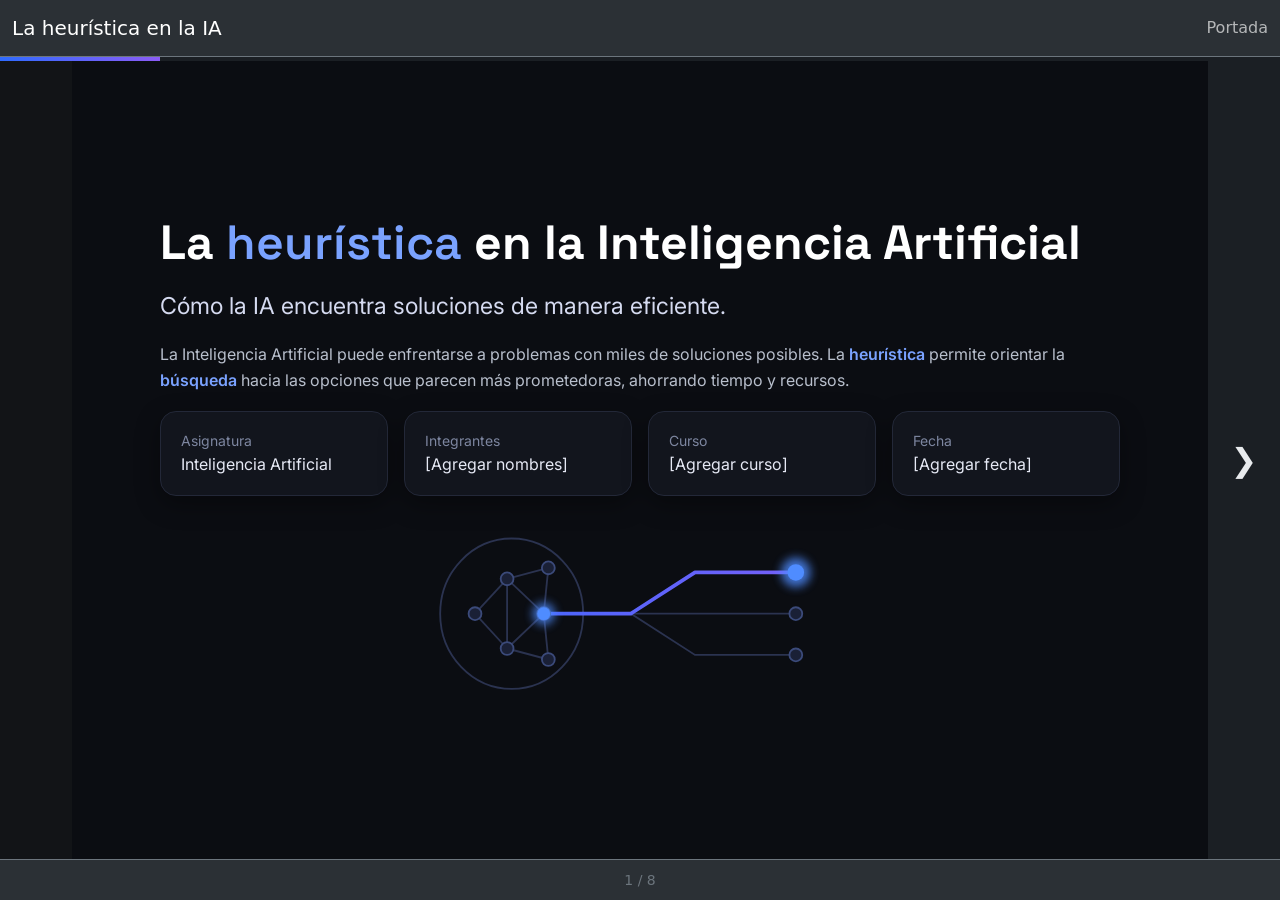
<file: index.html>
<!DOCTYPE html>
<html lang="es" data-bs-theme="dark">
<head>
  <meta charset="UTF-8">
  <meta name="viewport" content="width=device-width, initial-scale=1">
  <title>Exposición</title>
  <link href="https://cdn.jsdelivr.net/npm/bootstrap@5.3.3/dist/css/bootstrap.min.css" rel="stylesheet">

  <style>
    html, body { height: 100%; }
    body {
      display: flex;
      flex-direction: column;
      background-color: #121417;
    }

    .escenario { flex: 1; display: flex; align-items: stretch; min-height: 0; }

    .nav-lateral {
      flex: 0 0 72px;
      border: 0;
      border-radius: 0;
      background-color: #1b1f24;
      color: #e8eaed;
      font-size: 2rem;
      transition: background-color .2s;
    }
    .nav-lateral:hover { background-color: #2a3038; }
    .nav-lateral:focus-visible { outline: 3px solid #6ea8fe; outline-offset: -3px; }

    /* Centro: aquí se muestran los archivos de cada tema */
    .contenido {
      flex: 1;
      position: relative;
      min-width: 0;
    }
    .contenido.vacio {
      border: 2px dashed #3a414a;
      margin: 1rem;
      border-radius: .5rem;
      display: flex;
      align-items: center;
      justify-content: center;
    }
    #marco {
      position: absolute;
      inset: 0;
      width: 100%;
      height: 100%;
      border: 0;
      background-color: #121417;
    }

    @media (max-width: 576px) {
      .nav-lateral { flex-basis: 48px; font-size: 1.5rem; }
    }
  </style>
</head>
<body>

  <nav class="navbar bg-body-tertiary border-bottom border-secondary">
    <div class="container-fluid">
      <span class="navbar-brand mb-0 h1" id="nombreExpo">Exposición</span>
      <span class="navbar-text" id="tituloTema"></span>
    </div>
  </nav>
  <div class="progress rounded-0" style="height:4px;background:#1b1f24">
    <div class="progress-bar" id="barra" style="width:0;background:linear-gradient(90deg,#2f6bff,#8b5cf6);transition:width .4s"></div>
  </div>

  <main class="escenario">
    <button class="nav-lateral" id="btnAnterior" aria-label="Tema anterior">&#10094;</button>

    <section class="contenido vacio" id="contenido">
      <p class="text-secondary mb-0" id="mensajeVacio">Aún no hay temas. Agrégalos en temas.js</p>
      <iframe id="marco" title="Contenido del tema" hidden></iframe>
    </section>

    <button class="nav-lateral" id="btnSiguiente" aria-label="Tema siguiente">&#10095;</button>
  </main>

  <footer class="bg-body-tertiary border-top border-secondary text-center text-secondary py-2">
    <small id="contador">&nbsp;</small>
  </footer>

  <script src="https://cdn.jsdelivr.net/npm/bootstrap@5.3.3/dist/js/bootstrap.bundle.min.js"></script>
  <script src="temas.js"></script>
  <script>
    var temas = window.TEMAS || [];
    var actual = 0;

    var btnPrev = document.getElementById('btnAnterior');
    var btnNext = document.getElementById('btnSiguiente');
    var marco = document.getElementById('marco');
    var contenido = document.getElementById('contenido');
    var mensajeVacio = document.getElementById('mensajeVacio');
    var tituloTema = document.getElementById('tituloTema');
    var contador = document.getElementById('contador');
    var barra = document.getElementById('barra');

    if (window.NOMBRE_EXPOSICION) {
      document.getElementById('nombreExpo').textContent = window.NOMBRE_EXPOSICION;
      document.title = window.NOMBRE_EXPOSICION;
    }

    function mostrar(i) {
      // Sin temas: sin flechas y mensaje de vacío
      if (temas.length === 0) {
        btnPrev.classList.add('invisible');
        btnNext.classList.add('invisible');
        barra.style.width = '0';
        marco.hidden = true;
        mensajeVacio.hidden = false;
        contenido.classList.add('vacio');
        return;
      }

      actual = Math.max(0, Math.min(i, temas.length - 1));

      marco.hidden = false;
      mensajeVacio.hidden = true;
      contenido.classList.remove('vacio');
      marco.src = temas[actual].archivo;

      tituloTema.textContent = temas[actual].titulo || '';
      contador.textContent = (actual + 1) + ' / ' + temas.length;
      barra.style.width = ((actual + 1) / temas.length * 100) + '%';

      // Flechas: se ocultan si no hay tema anterior o siguiente
      btnPrev.classList.toggle('invisible', actual === 0);
      btnNext.classList.toggle('invisible', actual === temas.length - 1);

      history.replaceState(null, '', '#' + (actual + 1));
    }

    btnPrev.addEventListener('click', function () { mostrar(actual - 1); });
    btnNext.addEventListener('click', function () { mostrar(actual + 1); });

    // Teclado: flechas izquierda y derecha
    document.addEventListener('keydown', function (e) {
      if (e.key === 'ArrowLeft') mostrar(actual - 1);
      if (e.key === 'ArrowRight') mostrar(actual + 1);
    });

    // Órdenes enviadas desde dentro de cada tema (teclado y gestos)
    window.addEventListener('message', function (e) {
      if (!e.data) return;
      if (e.data.nav === 'prev') mostrar(actual - 1);
      if (e.data.nav === 'next') mostrar(actual + 1);
    });

    // Gestos táctiles sobre el esqueleto
    var x0 = null;
    document.addEventListener('touchstart', function (e) { x0 = e.touches[0].clientX; }, { passive: true });
    document.addEventListener('touchend', function (e) {
      if (x0 === null) return;
      var dx = e.changedTouches[0].clientX - x0;
      if (Math.abs(dx) > 60) mostrar(actual + (dx < 0 ? 1 : -1));
      x0 = null;
    }, { passive: true });

    // Al abrir, respeta el número del tema en la dirección (#2, #3...)
    var inicio = parseInt(location.hash.slice(1), 10);
    mostrar(isNaN(inicio) ? 0 : inicio - 1);
  </script>
</body>
</html>
</file>
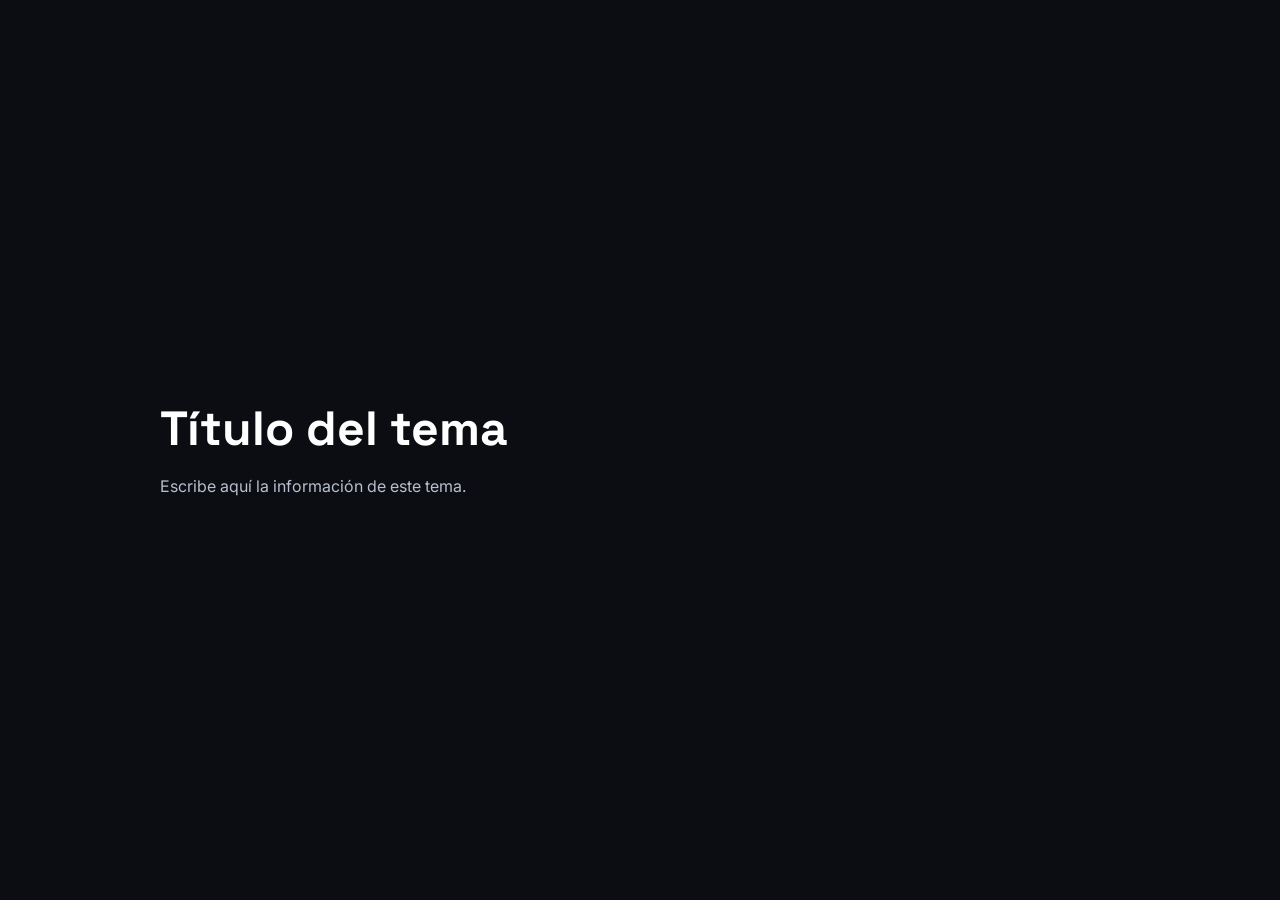
<file: tema-plantilla.html>
<!DOCTYPE html>
<html lang="es" data-bs-theme="dark">
<head>
  <meta charset="UTF-8">
  <meta name="viewport" content="width=device-width, initial-scale=1">
  <title>Título del tema</title>
  <link href="https://cdn.jsdelivr.net/npm/bootstrap@5.3.3/dist/css/bootstrap.min.css" rel="stylesheet">
  <link href="estilo.css" rel="stylesheet">
</head>
<body>
<main class="slide">
  <h1>Título del tema</h1>
  <p>Escribe aquí la información de este tema.</p>
</main>
<script src="tema.js"></script>
</body>
</html>
</file>
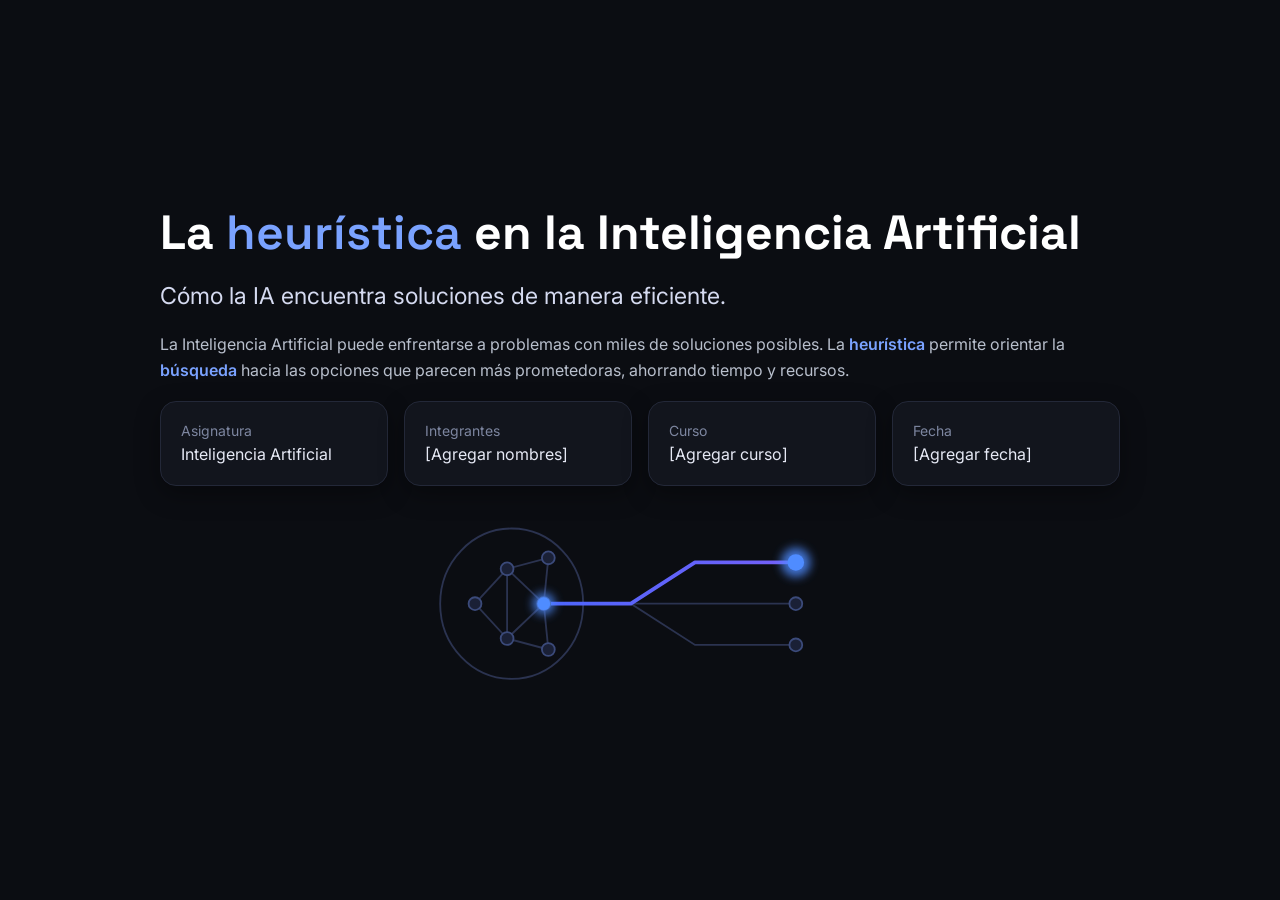
<file: tema1.html>
<!DOCTYPE html>
<html lang="es" data-bs-theme="dark">
<head>
  <meta charset="UTF-8">
  <meta name="viewport" content="width=device-width, initial-scale=1">
  <title>La heurística en la Inteligencia Artificial</title>
  <link href="https://cdn.jsdelivr.net/npm/bootstrap@5.3.3/dist/css/bootstrap.min.css" rel="stylesheet">
  <link href="estilo.css" rel="stylesheet">
</head>
<body>
<main class="slide">

  <h1>La <span class="kw">heurística</span> en la Inteligencia Artificial</h1>
  <p class="subtitulo">Cómo la IA encuentra soluciones de manera eficiente.</p>
  <p>La Inteligencia Artificial puede enfrentarse a problemas con miles de soluciones posibles. La <span class="kw">heurística</span> permite orientar la <span class="kw">búsqueda</span> hacia las opciones que parecen más prometedoras, ahorrando tiempo y recursos.</p>
  <div class="row g-3">
    <div class="col-6 col-md-3"><div class="tarjeta dato"><small>Asignatura</small><span>Inteligencia Artificial</span></div></div>
    <div class="col-6 col-md-3"><div class="tarjeta dato"><small>Integrantes</small><span>[Agregar nombres]</span></div></div>
    <div class="col-6 col-md-3"><div class="tarjeta dato"><small>Curso</small><span>[Agregar curso]</span></div></div>
    <div class="col-6 col-md-3"><div class="tarjeta dato"><small>Fecha</small><span>[Agregar fecha]</span></div></div>
  </div>
<div class="fig"><svg viewBox="0 0 480 200" role="img" aria-label="Cerebro digital conectado a varios caminos"><defs><linearGradient id="g" gradientUnits="userSpaceOnUse" x1="0" y1="0" x2="480" y2="200"><stop offset="0" stop-color="#2f6bff"/><stop offset="1" stop-color="#8b5cf6"/></linearGradient><filter id="gl" x="-100%" y="-100%" width="300%" height="300%"><feGaussianBlur stdDeviation="5"/></filter></defs><ellipse cx="100" cy="100" rx="78" ry="82" class="base"/><line x1="60" y1="100" x2="95" y2="62" class="base"/><line x1="60" y1="100" x2="95" y2="138" class="base"/><line x1="95" y1="62" x2="135" y2="100" class="base"/><line x1="95" y1="138" x2="135" y2="100" class="base"/><line x1="95" y1="62" x2="140" y2="50" class="base"/><line x1="95" y1="138" x2="140" y2="150" class="base"/><line x1="135" y1="100" x2="140" y2="50" class="base"/><line x1="135" y1="100" x2="140" y2="150" class="base"/><line x1="95" y1="62" x2="95" y2="138" class="base"/><path d="M135,100 H230 L300,145 H410" class="base"/><path d="M135,100 H230 L300,100 H410" class="base"/><path d="M135,100 H230 L300,55 H410" class="acc"/><circle cx="60" cy="100" r="7" class="nodo"/><circle cx="95" cy="62" r="7" class="nodo"/><circle cx="95" cy="138" r="7" class="nodo"/><circle cx="135" cy="100" r="7" class="nodo"/><circle cx="140" cy="50" r="7" class="nodo"/><circle cx="140" cy="150" r="7" class="nodo"/><circle cx="410" cy="145" r="7" class="nodo"/><circle cx="410" cy="100" r="7" class="nodo"/><circle cx="135" cy="100" r="12" class="glow" filter="url(#gl)" opacity=".8"/><circle cx="135" cy="100" r="7" class="glow"/><circle cx="410" cy="55" r="16" class="glow" filter="url(#gl)" opacity=".8"/><circle cx="410" cy="55" r="9" class="glow"/></svg></div>
</main>
<script src="tema.js"></script>
</body>
</html>
</file>
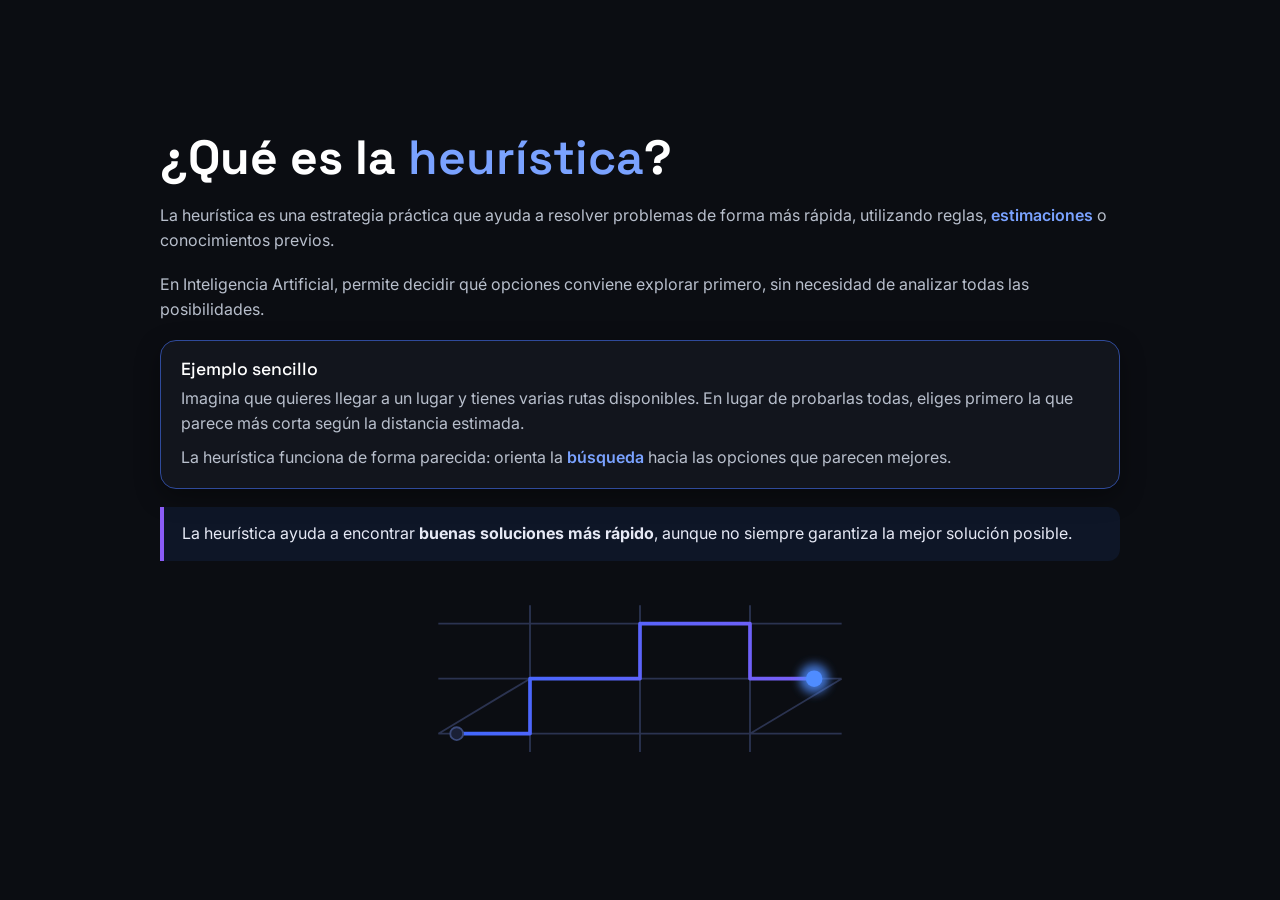
<file: tema2.html>
<!DOCTYPE html>
<html lang="es" data-bs-theme="dark">
<head>
  <meta charset="UTF-8">
  <meta name="viewport" content="width=device-width, initial-scale=1">
  <title>¿Qué es la heurística?</title>
  <link href="https://cdn.jsdelivr.net/npm/bootstrap@5.3.3/dist/css/bootstrap.min.css" rel="stylesheet">
  <link href="estilo.css" rel="stylesheet">
</head>
<body>
<main class="slide">

  <h1>¿Qué es la <span class="kw">heurística</span>?</h1>
  <p>La heurística es una estrategia práctica que ayuda a resolver problemas de forma más rápida, utilizando reglas, <span class="kw">estimaciones</span> o conocimientos previos.</p>
  <p>En Inteligencia Artificial, permite decidir qué opciones conviene explorar primero, sin necesidad de analizar todas las posibilidades.</p>
  <div class="tarjeta azul">
    <h2>Ejemplo sencillo</h2>
    <p>Imagina que quieres llegar a un lugar y tienes varias rutas disponibles. En lugar de probarlas todas, eliges primero la que parece más corta según la distancia estimada.</p>
    <p class="mt-2">La heurística funciona de forma parecida: orienta la <span class="kw">búsqueda</span> hacia las opciones que parecen mejores.</p>
  </div>
  <p class="clave">La heurística ayuda a encontrar <strong>buenas soluciones más rápido</strong>, aunque no siempre garantiza la mejor solución posible.</p>
<div class="fig"><svg viewBox="0 0 480 200" role="img" aria-label="Mapa con una ruta azul resaltada hacia un destino luminoso"><defs><linearGradient id="g" gradientUnits="userSpaceOnUse" x1="0" y1="0" x2="480" y2="200"><stop offset="0" stop-color="#2f6bff"/><stop offset="1" stop-color="#8b5cf6"/></linearGradient><filter id="gl" x="-100%" y="-100%" width="300%" height="300%"><feGaussianBlur stdDeviation="5"/></filter></defs><path d="M20,40 H460 M20,100 H460 M20,160 H460 M120,20 V180 M240,20 V180 M360,20 V180 M20,160 L120,100 M360,160 L460,100" class="base"/><path d="M40,160 H120 V100 H240 V40 H360 V100 H430" class="acc"/><circle cx="40" cy="160" r="7" class="nodo"/><circle cx="430" cy="100" r="16" class="glow" filter="url(#gl)" opacity=".8"/><circle cx="430" cy="100" r="9" class="glow"/></svg></div>
</main>
<script src="tema.js"></script>
</body>
</html>
</file>
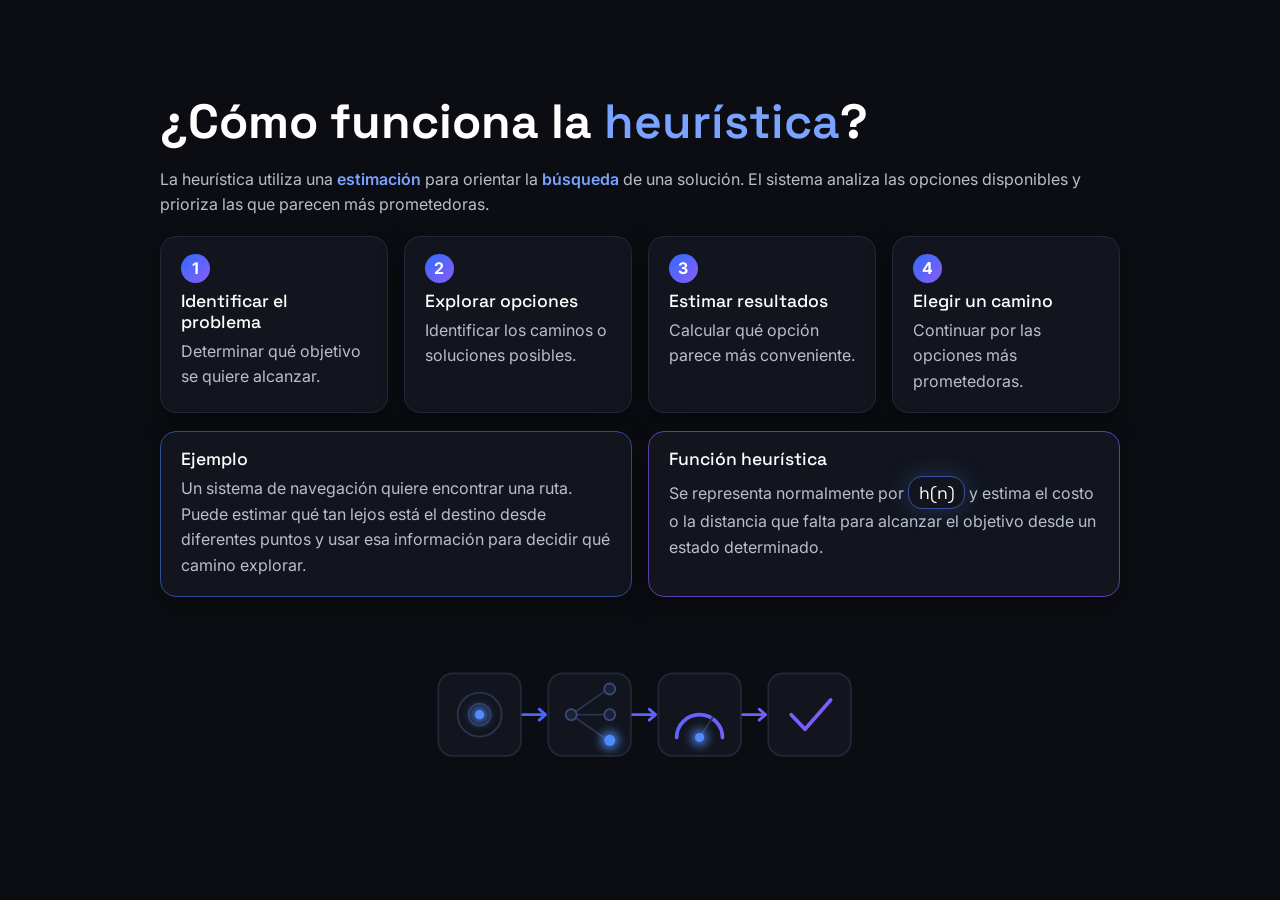
<file: tema3.html>
<!DOCTYPE html>
<html lang="es" data-bs-theme="dark">
<head>
  <meta charset="UTF-8">
  <meta name="viewport" content="width=device-width, initial-scale=1">
  <title>¿Cómo funciona la heurística?</title>
  <link href="https://cdn.jsdelivr.net/npm/bootstrap@5.3.3/dist/css/bootstrap.min.css" rel="stylesheet">
  <link href="estilo.css" rel="stylesheet">
</head>
<body>
<main class="slide">

  <h1>¿Cómo funciona la <span class="kw">heurística</span>?</h1>
  <p>La heurística utiliza una <span class="kw">estimación</span> para orientar la <span class="kw">búsqueda</span> de una solución. El sistema analiza las opciones disponibles y prioriza las que parecen más prometedoras.</p>
  <div class="row g-3">
    <div class="col-6 col-lg-3"><div class="tarjeta"><span class="num">1</span><h2>Identificar el problema</h2><p>Determinar qué objetivo se quiere alcanzar.</p></div></div>
    <div class="col-6 col-lg-3"><div class="tarjeta"><span class="num">2</span><h2>Explorar opciones</h2><p>Identificar los caminos o soluciones posibles.</p></div></div>
    <div class="col-6 col-lg-3"><div class="tarjeta"><span class="num">3</span><h2>Estimar resultados</h2><p>Calcular qué opción parece más conveniente.</p></div></div>
    <div class="col-6 col-lg-3"><div class="tarjeta"><span class="num">4</span><h2>Elegir un camino</h2><p>Continuar por las opciones más prometedoras.</p></div></div>
  </div>
  <div class="row g-3">
    <div class="col-md-6"><div class="tarjeta azul"><h2>Ejemplo</h2><p>Un sistema de navegación quiere encontrar una ruta. Puede estimar qué tan lejos está el destino desde diferentes puntos y usar esa información para decidir qué camino explorar.</p></div></div>
    <div class="col-md-6"><div class="tarjeta violeta"><h2>Función heurística</h2><p>Se representa normalmente por <span class="formula" style="font-size:1.1rem;padding:.1rem .6rem">h(n)</span> y estima el costo o la distancia que falta para alcanzar el objetivo desde un estado determinado.</p></div></div>
  </div>
<div class="fig"><svg viewBox="0 0 480 200" role="img" aria-label="Diagrama de cuatro etapas conectadas: problema, opciones, estimación y solución"><defs><linearGradient id="g" gradientUnits="userSpaceOnUse" x1="0" y1="0" x2="480" y2="200"><stop offset="0" stop-color="#2f6bff"/><stop offset="1" stop-color="#8b5cf6"/></linearGradient><filter id="gl" x="-100%" y="-100%" width="300%" height="300%"><feGaussianBlur stdDeviation="5"/></filter></defs><rect x="20" y="55" width="90" height="90" rx="16" class="panel"/><rect x="140" y="55" width="90" height="90" rx="16" class="panel"/><rect x="260" y="55" width="90" height="90" rx="16" class="panel"/><rect x="380" y="55" width="90" height="90" rx="16" class="panel"/><circle cx="65" cy="100" r="24" class="base"/><circle cx="65" cy="100" r="12" class="base"/><circle cx="65" cy="100" r="9" class="glow" filter="url(#gl)" opacity=".8"/><circle cx="65" cy="100" r="5" class="glow"/><line x1="165" y1="100" x2="205" y2="72" class="base"/><line x1="165" y1="100" x2="205" y2="100" class="base"/><line x1="165" y1="100" x2="205" y2="128" class="base"/><circle cx="165" cy="100" r="6" class="nodo"/><circle cx="207" cy="72" r="6" class="nodo"/><circle cx="207" cy="100" r="6" class="nodo"/><circle cx="207" cy="128" r="10" class="glow" filter="url(#gl)" opacity=".8"/><circle cx="207" cy="128" r="6" class="glow"/><path d="M280,125 A25 25 0 0 1 330,125" class="acc"/><line x1="305" y1="125" x2="320" y2="102" class="base"/><circle cx="305" cy="125" r="9" class="glow" filter="url(#gl)" opacity=".8"/><circle cx="305" cy="125" r="5" class="glow"/><path d="M405,100 L420,116 L448,84" class="acc"/><path d="M112,100 H136 M130,94 L137,100 L130,106" class="acc" style="stroke-width:3"/><path d="M232,100 H256 M250,94 L257,100 L250,106" class="acc" style="stroke-width:3"/><path d="M352,100 H376 M370,94 L377,100 L370,106" class="acc" style="stroke-width:3"/></svg></div>
</main>
<script src="tema.js"></script>
</body>
</html>
</file>
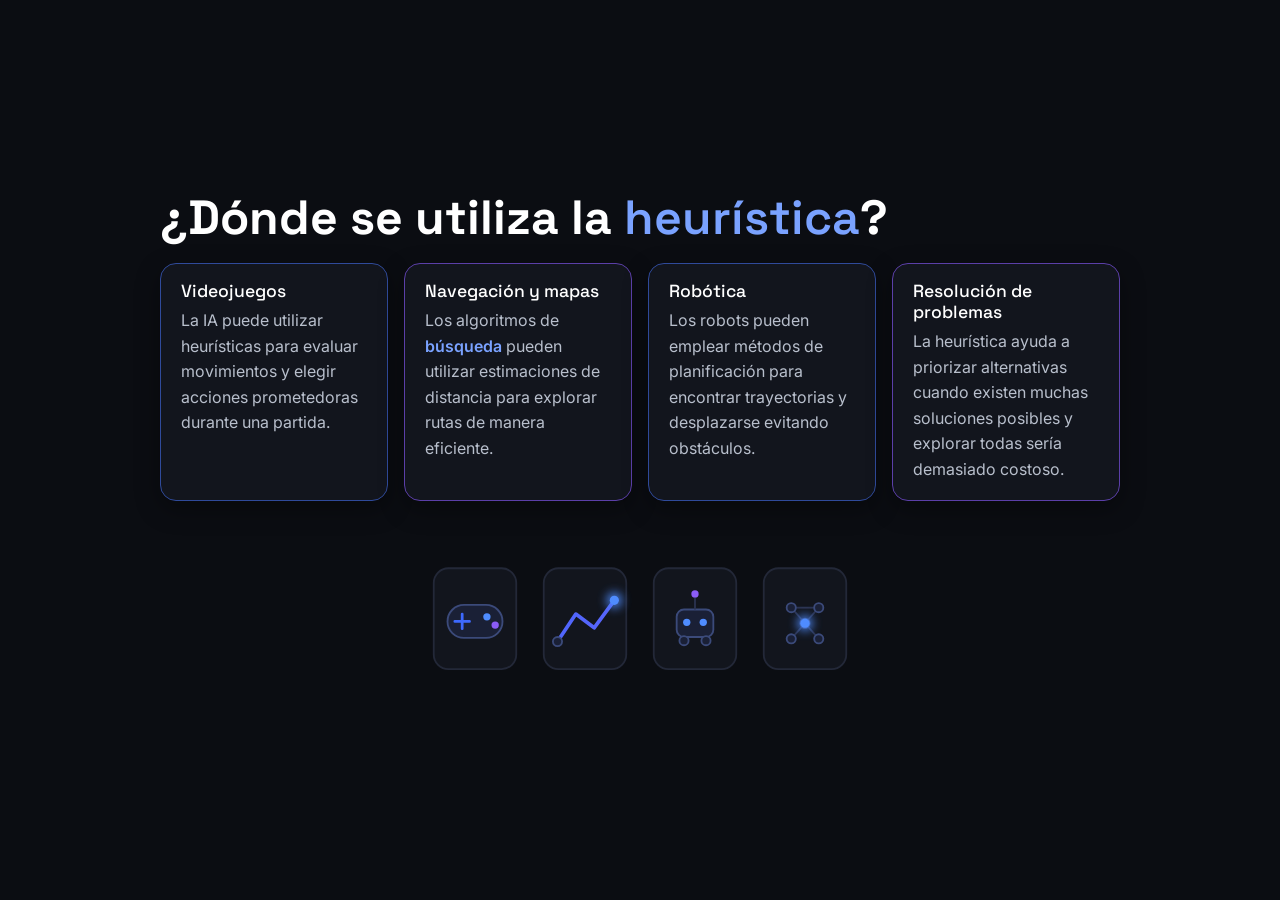
<file: tema4.html>
<!DOCTYPE html>
<html lang="es" data-bs-theme="dark">
<head>
  <meta charset="UTF-8">
  <meta name="viewport" content="width=device-width, initial-scale=1">
  <title>Aplicaciones de la heurística</title>
  <link href="https://cdn.jsdelivr.net/npm/bootstrap@5.3.3/dist/css/bootstrap.min.css" rel="stylesheet">
  <link href="estilo.css" rel="stylesheet">
</head>
<body>
<main class="slide">

  <h1>¿Dónde se utiliza la <span class="kw">heurística</span>?</h1>
  <div class="row g-3">
    <div class="col-sm-6 col-lg-3"><div class="tarjeta azul"><h2>Videojuegos</h2><p>La IA puede utilizar heurísticas para evaluar movimientos y elegir acciones prometedoras durante una partida.</p></div></div>
    <div class="col-sm-6 col-lg-3"><div class="tarjeta violeta"><h2>Navegación y mapas</h2><p>Los algoritmos de <span class="kw">búsqueda</span> pueden utilizar estimaciones de distancia para explorar rutas de manera eficiente.</p></div></div>
    <div class="col-sm-6 col-lg-3"><div class="tarjeta azul"><h2>Robótica</h2><p>Los robots pueden emplear métodos de planificación para encontrar trayectorias y desplazarse evitando obstáculos.</p></div></div>
    <div class="col-sm-6 col-lg-3"><div class="tarjeta violeta"><h2>Resolución de problemas</h2><p>La heurística ayuda a priorizar alternativas cuando existen muchas soluciones posibles y explorar todas sería demasiado costoso.</p></div></div>
  </div>
<div class="fig"><svg viewBox="0 0 480 200" role="img" aria-label="Cuatro escenas: videojuego, mapa con ruta, robot y cerebro digital"><defs><linearGradient id="g" gradientUnits="userSpaceOnUse" x1="0" y1="0" x2="480" y2="200"><stop offset="0" stop-color="#2f6bff"/><stop offset="1" stop-color="#8b5cf6"/></linearGradient><filter id="gl" x="-100%" y="-100%" width="300%" height="300%"><feGaussianBlur stdDeviation="5"/></filter></defs><rect x="15" y="45" width="90" height="110" rx="16" class="panel"/><rect x="135" y="45" width="90" height="110" rx="16" class="panel"/><rect x="255" y="45" width="90" height="110" rx="16" class="panel"/><rect x="375" y="45" width="90" height="110" rx="16" class="panel"/><rect x="30" y="85" width="60" height="36" rx="18" class="nodo"/><path d="M46,95 v16 M38,103 h16" class="acc" style="stroke-width:3"/><circle cx="73" cy="98" r="4" class="glow"/><circle cx="82" cy="107" r="4" class="viol"/><path d="M150,125 L170,95 L190,110 L212,80" class="acc"/><circle cx="150" cy="125" r="5" class="nodo"/><circle cx="212" cy="80" r="9" class="glow" filter="url(#gl)" opacity=".8"/><circle cx="212" cy="80" r="5" class="glow"/><rect x="280" y="90" width="40" height="30" rx="8" class="nodo"/><circle cx="291" cy="104" r="4" class="glow"/><circle cx="309" cy="104" r="4" class="glow"/><line x1="300" y1="90" x2="300" y2="76" class="base"/><circle cx="300" cy="73" r="4" class="viol"/><circle cx="288" cy="124" r="5" class="nodo"/><circle cx="312" cy="124" r="5" class="nodo"/><line x1="405" y1="88" x2="420" y2="105" class="base"/><line x1="435" y1="88" x2="420" y2="105" class="base"/><line x1="420" y1="105" x2="405" y2="122" class="base"/><line x1="420" y1="105" x2="435" y2="122" class="base"/><line x1="405" y1="88" x2="435" y2="88" class="base"/><circle cx="405" cy="88" r="5" class="nodo"/><circle cx="435" cy="88" r="5" class="nodo"/><circle cx="420" cy="105" r="5" class="nodo"/><circle cx="405" cy="122" r="5" class="nodo"/><circle cx="435" cy="122" r="5" class="nodo"/><circle cx="420" cy="105" r="9" class="glow" filter="url(#gl)" opacity=".8"/><circle cx="420" cy="105" r="5" class="glow"/></svg></div>
</main>
<script src="tema.js"></script>
</body>
</html>
</file>
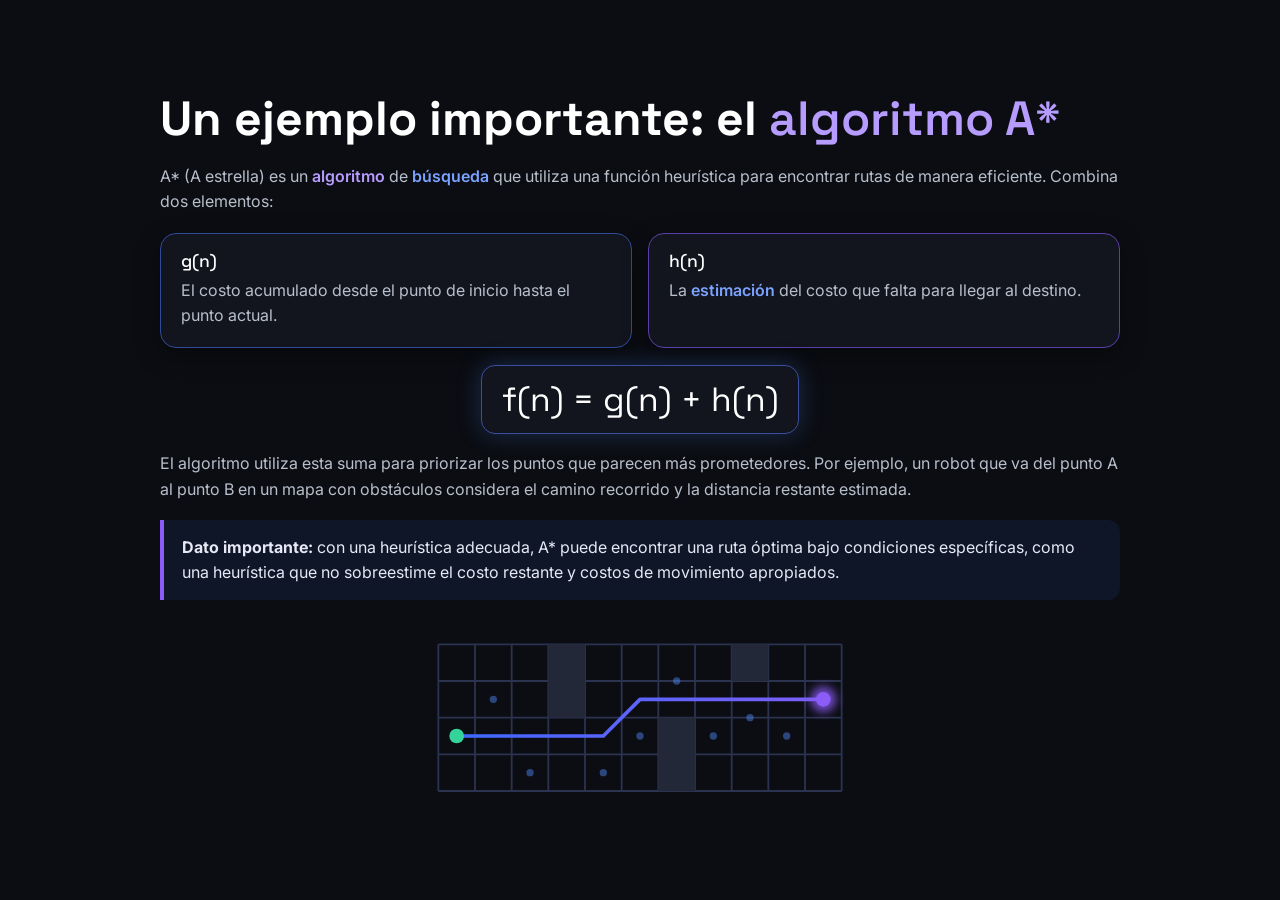
<file: tema5.html>
<!DOCTYPE html>
<html lang="es" data-bs-theme="dark">
<head>
  <meta charset="UTF-8">
  <meta name="viewport" content="width=device-width, initial-scale=1">
  <title>El algoritmo A*</title>
  <link href="https://cdn.jsdelivr.net/npm/bootstrap@5.3.3/dist/css/bootstrap.min.css" rel="stylesheet">
  <link href="estilo.css" rel="stylesheet">
</head>
<body>
<main class="slide">

  <h1>Un ejemplo importante: el <span class="kw2">algoritmo A*</span></h1>
  <p>A* (A estrella) es un <span class="kw2">algoritmo</span> de <span class="kw">búsqueda</span> que utiliza una función heurística para encontrar rutas de manera eficiente. Combina dos elementos:</p>
  <div class="row g-3">
    <div class="col-md-6"><div class="tarjeta azul"><h2>g(n)</h2><p>El costo acumulado desde el punto de inicio hasta el punto actual.</p></div></div>
    <div class="col-md-6"><div class="tarjeta violeta"><h2>h(n)</h2><p>La <span class="kw">estimación</span> del costo que falta para llegar al destino.</p></div></div>
  </div>
  <div class="centro"><span class="formula">f(n) = g(n) + h(n)</span></div>
  <p>El algoritmo utiliza esta suma para priorizar los puntos que parecen más prometedores. Por ejemplo, un robot que va del punto A al punto B en un mapa con obstáculos considera el camino recorrido y la distancia restante estimada.</p>
  <p class="clave"><strong>Dato importante:</strong> con una heurística adecuada, A* puede encontrar una ruta óptima bajo condiciones específicas, como una heurística que no sobreestime el costo restante y costos de movimiento apropiados.</p>
<div class="fig"><svg viewBox="0 0 480 200" role="img" aria-label="Mapa cuadriculado con obstáculos, inicio verde, destino violeta y ruta azul"><defs><linearGradient id="g" gradientUnits="userSpaceOnUse" x1="0" y1="0" x2="480" y2="200"><stop offset="0" stop-color="#2f6bff"/><stop offset="1" stop-color="#8b5cf6"/></linearGradient><filter id="gl" x="-100%" y="-100%" width="300%" height="300%"><feGaussianBlur stdDeviation="5"/></filter></defs><line x1="20" y1="20" x2="20" y2="180" class="base"/><line x1="60" y1="20" x2="60" y2="180" class="base"/><line x1="100" y1="20" x2="100" y2="180" class="base"/><line x1="140" y1="20" x2="140" y2="180" class="base"/><line x1="180" y1="20" x2="180" y2="180" class="base"/><line x1="220" y1="20" x2="220" y2="180" class="base"/><line x1="260" y1="20" x2="260" y2="180" class="base"/><line x1="300" y1="20" x2="300" y2="180" class="base"/><line x1="340" y1="20" x2="340" y2="180" class="base"/><line x1="380" y1="20" x2="380" y2="180" class="base"/><line x1="420" y1="20" x2="420" y2="180" class="base"/><line x1="460" y1="20" x2="460" y2="180" class="base"/><line x1="20" y1="20" x2="460" y2="20" class="base"/><line x1="20" y1="60" x2="460" y2="60" class="base"/><line x1="20" y1="100" x2="460" y2="100" class="base"/><line x1="20" y1="140" x2="460" y2="140" class="base"/><line x1="20" y1="180" x2="460" y2="180" class="base"/><rect x="140" y="20" width="40" height="80" class="muro"/><rect x="260" y="100" width="40" height="80" class="muro"/><rect x="340" y="20" width="40" height="40" class="muro"/><circle cx="80" cy="80" r="4" class="glow" opacity=".45"/><circle cx="120" cy="160" r="4" class="glow" opacity=".45"/><circle cx="200" cy="160" r="4" class="glow" opacity=".45"/><circle cx="240" cy="120" r="4" class="glow" opacity=".45"/><circle cx="280" cy="60" r="4" class="glow" opacity=".45"/><circle cx="320" cy="120" r="4" class="glow" opacity=".45"/><circle cx="360" cy="100" r="4" class="glow" opacity=".45"/><circle cx="400" cy="120" r="4" class="glow" opacity=".45"/><polyline points="40,120 200,120 240,80 440,80" class="acc"/><circle cx="40" cy="120" r="8" class="verde"/><circle cx="440" cy="80" r="14" class="viol" filter="url(#gl)" opacity=".8"/><circle cx="440" cy="80" r="8" class="viol"/></svg></div>
</main>
<script src="tema.js"></script>
</body>
</html>
</file>
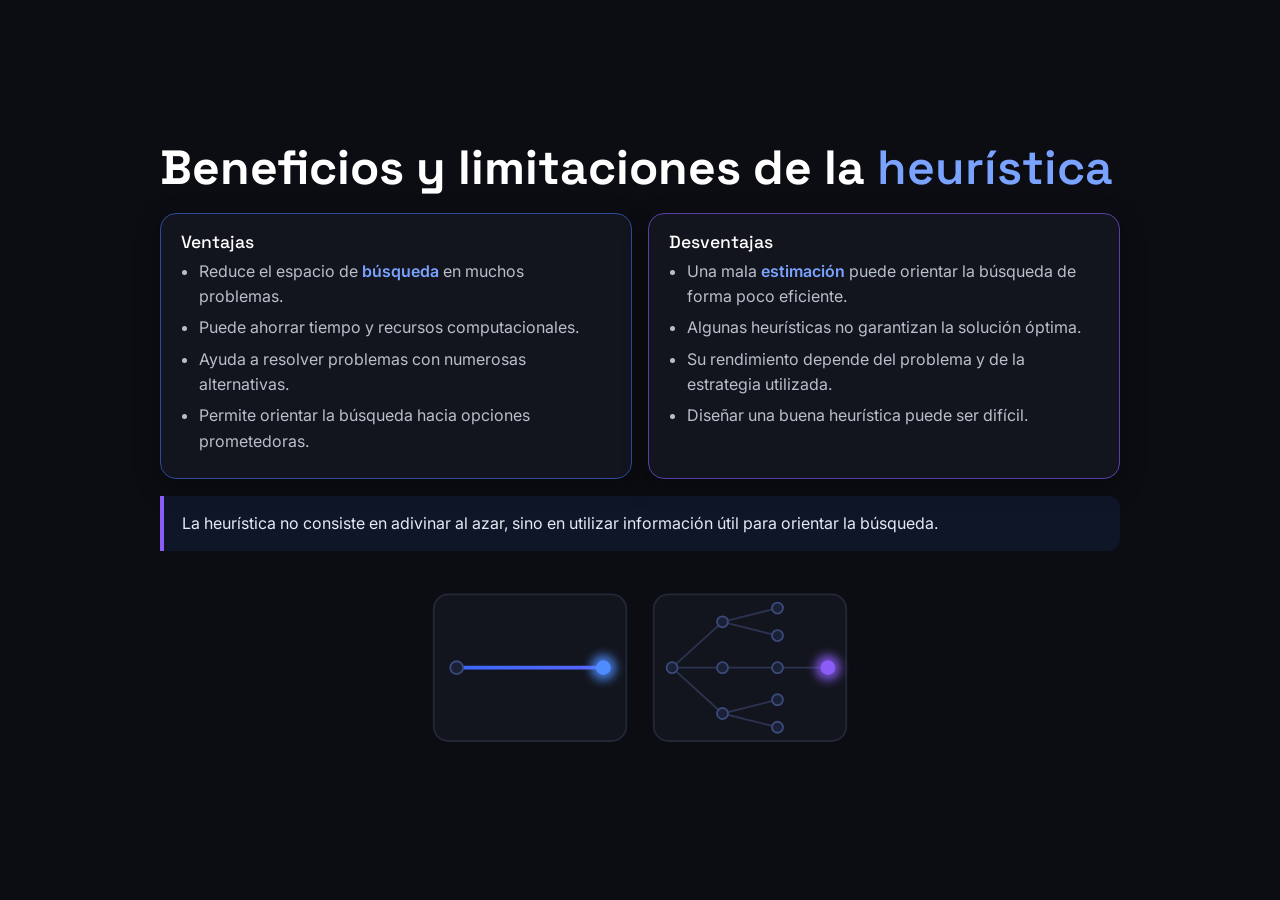
<file: tema6.html>
<!DOCTYPE html>
<html lang="es" data-bs-theme="dark">
<head>
  <meta charset="UTF-8">
  <meta name="viewport" content="width=device-width, initial-scale=1">
  <title>Ventajas y desventajas</title>
  <link href="https://cdn.jsdelivr.net/npm/bootstrap@5.3.3/dist/css/bootstrap.min.css" rel="stylesheet">
  <link href="estilo.css" rel="stylesheet">
</head>
<body>
<main class="slide">

  <h1>Beneficios y limitaciones de la <span class="kw">heurística</span></h1>
  <div class="row g-3">
    <div class="col-md-6"><div class="tarjeta azul"><h2>Ventajas</h2><ul>
      <li>Reduce el espacio de <span class="kw">búsqueda</span> en muchos problemas.</li>
      <li>Puede ahorrar tiempo y recursos computacionales.</li>
      <li>Ayuda a resolver problemas con numerosas alternativas.</li>
      <li>Permite orientar la búsqueda hacia opciones prometedoras.</li></ul></div></div>
    <div class="col-md-6"><div class="tarjeta violeta"><h2>Desventajas</h2><ul>
      <li>Una mala <span class="kw">estimación</span> puede orientar la búsqueda de forma poco eficiente.</li>
      <li>Algunas heurísticas no garantizan la solución óptima.</li>
      <li>Su rendimiento depende del problema y de la estrategia utilizada.</li>
      <li>Diseñar una buena heurística puede ser difícil.</li></ul></div></div>
  </div>
  <p class="clave">La heurística no consiste en adivinar al azar, sino en utilizar información útil para orientar la búsqueda.</p>
<div class="fig"><svg viewBox="0 0 480 200" role="img" aria-label="Ilustración dividida: una ruta directa a la izquierda y muchos caminos alternativos a la derecha"><defs><linearGradient id="g" gradientUnits="userSpaceOnUse" x1="0" y1="0" x2="480" y2="200"><stop offset="0" stop-color="#2f6bff"/><stop offset="1" stop-color="#8b5cf6"/></linearGradient><filter id="gl" x="-100%" y="-100%" width="300%" height="300%"><feGaussianBlur stdDeviation="5"/></filter></defs><rect x="15" y="20" width="210" height="160" rx="16" class="panel"/><rect x="255" y="20" width="210" height="160" rx="16" class="panel"/><line x1="40" y1="100" x2="200" y2="100" class="acc"/><circle cx="40" cy="100" r="7" class="nodo"/><circle cx="200" cy="100" r="14" class="glow" filter="url(#gl)" opacity=".8"/><circle cx="200" cy="100" r="8" class="glow"/><line x1="275" y1="100" x2="330" y2="50" class="base"/><line x1="330" y1="50" x2="390" y2="35" class="base"/><line x1="330" y1="50" x2="390" y2="65" class="base"/><line x1="275" y1="100" x2="330" y2="100" class="base"/><line x1="330" y1="100" x2="390" y2="100" class="base"/><line x1="390" y1="100" x2="445" y2="100" class="base"/><line x1="275" y1="100" x2="330" y2="150" class="base"/><line x1="330" y1="150" x2="390" y2="135" class="base"/><line x1="330" y1="150" x2="390" y2="165" class="base"/><circle cx="275" cy="100" r="6" class="nodo"/><circle cx="330" cy="50" r="6" class="nodo"/><circle cx="390" cy="35" r="6" class="nodo"/><circle cx="390" cy="65" r="6" class="nodo"/><circle cx="330" cy="100" r="6" class="nodo"/><circle cx="390" cy="100" r="6" class="nodo"/><circle cx="330" cy="150" r="6" class="nodo"/><circle cx="390" cy="135" r="6" class="nodo"/><circle cx="390" cy="165" r="6" class="nodo"/><circle cx="445" cy="100" r="14" class="viol" filter="url(#gl)" opacity=".8"/><circle cx="445" cy="100" r="8" class="viol"/></svg></div>
</main>
<script src="tema.js"></script>
</body>
</html>
</file>
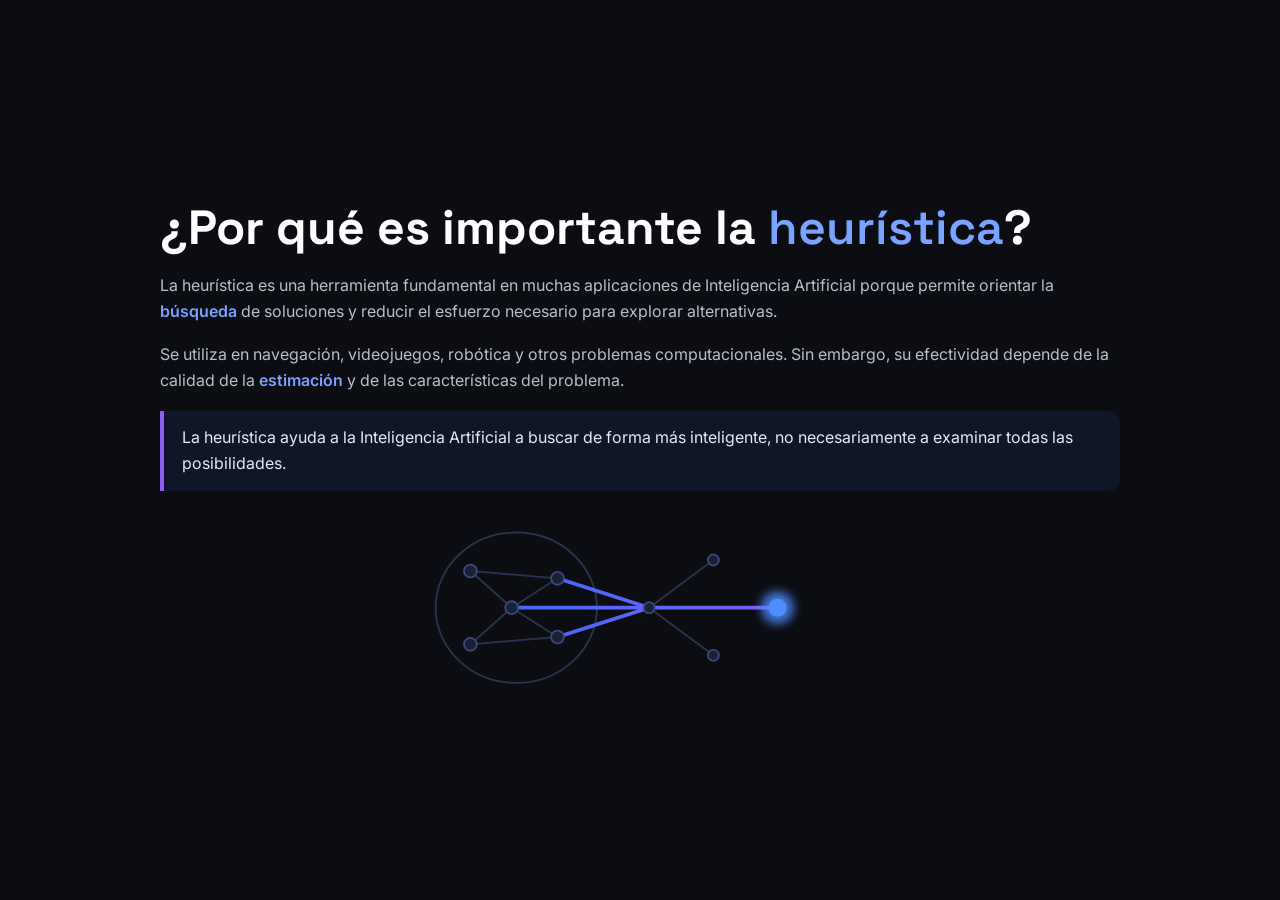
<file: tema7.html>
<!DOCTYPE html>
<html lang="es" data-bs-theme="dark">
<head>
  <meta charset="UTF-8">
  <meta name="viewport" content="width=device-width, initial-scale=1">
  <title>Conclusión</title>
  <link href="https://cdn.jsdelivr.net/npm/bootstrap@5.3.3/dist/css/bootstrap.min.css" rel="stylesheet">
  <link href="estilo.css" rel="stylesheet">
</head>
<body>
<main class="slide">

  <h1>¿Por qué es importante la <span class="kw">heurística</span>?</h1>
  <p>La heurística es una herramienta fundamental en muchas aplicaciones de Inteligencia Artificial porque permite orientar la <span class="kw">búsqueda</span> de soluciones y reducir el esfuerzo necesario para explorar alternativas.</p>
  <p>Se utiliza en navegación, videojuegos, robótica y otros problemas computacionales. Sin embargo, su efectividad depende de la calidad de la <span class="kw">estimación</span> y de las características del problema.</p>
  <p class="clave">La heurística ayuda a la Inteligencia Artificial a buscar de forma más inteligente, no necesariamente a examinar todas las posibilidades.</p>
<div class="fig"><svg viewBox="0 0 480 200" role="img" aria-label="Cerebro artificial luminoso con una red de caminos que converge en una solución"><defs><linearGradient id="g" gradientUnits="userSpaceOnUse" x1="0" y1="0" x2="480" y2="200"><stop offset="0" stop-color="#2f6bff"/><stop offset="1" stop-color="#8b5cf6"/></linearGradient><filter id="gl" x="-100%" y="-100%" width="300%" height="300%"><feGaussianBlur stdDeviation="5"/></filter></defs><ellipse cx="105" cy="100" rx="88" ry="82" class="base"/><line x1="55" y1="60" x2="100" y2="100" class="base"/><line x1="55" y1="140" x2="100" y2="100" class="base"/><line x1="100" y1="100" x2="150" y2="68" class="base"/><line x1="100" y1="100" x2="150" y2="132" class="base"/><line x1="55" y1="60" x2="150" y2="68" class="base"/><line x1="55" y1="140" x2="150" y2="132" class="base"/><path d="M150,68 L250,100 H390 M150,132 L250,100 M100,100 L250,100" class="acc"/><line x1="250" y1="100" x2="320" y2="48" class="base"/><line x1="250" y1="100" x2="320" y2="152" class="base"/><circle cx="320" cy="48" r="6" class="nodo"/><circle cx="320" cy="152" r="6" class="nodo"/><circle cx="55" cy="60" r="7" class="nodo"/><circle cx="55" cy="140" r="7" class="nodo"/><circle cx="100" cy="100" r="7" class="nodo"/><circle cx="150" cy="68" r="7" class="nodo"/><circle cx="150" cy="132" r="7" class="nodo"/><circle cx="250" cy="100" r="6" class="nodo"/><circle cx="390" cy="100" r="18" class="glow" filter="url(#gl)" opacity=".8"/><circle cx="390" cy="100" r="10" class="glow"/></svg></div>
</main>
<script src="tema.js"></script>
</body>
</html>
</file>
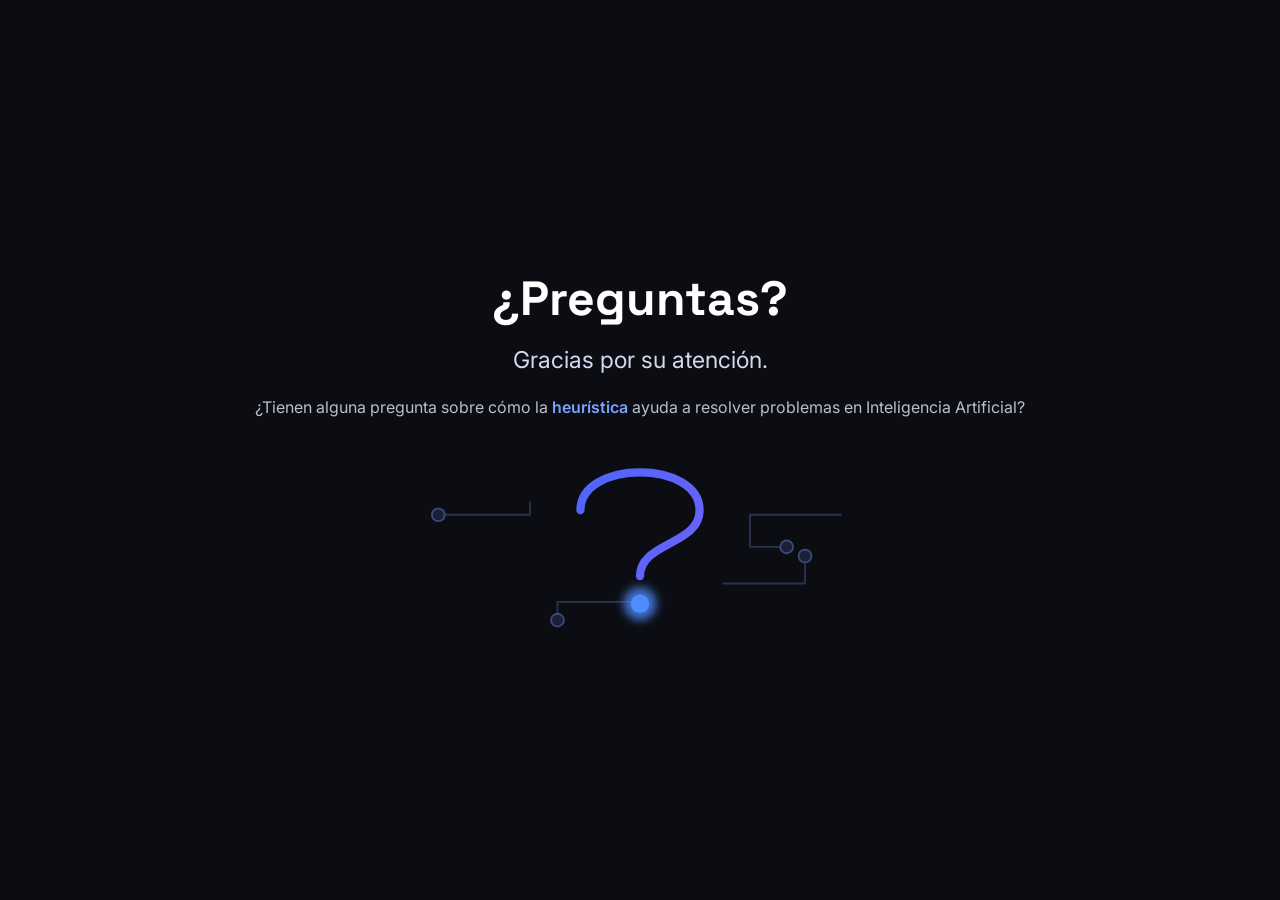
<file: tema8.html>
<!DOCTYPE html>
<html lang="es" data-bs-theme="dark">
<head>
  <meta charset="UTF-8">
  <meta name="viewport" content="width=device-width, initial-scale=1">
  <title>Preguntas</title>
  <link href="https://cdn.jsdelivr.net/npm/bootstrap@5.3.3/dist/css/bootstrap.min.css" rel="stylesheet">
  <link href="estilo.css" rel="stylesheet">
</head>
<body>
<main class="slide">

  <div class="centro">
  <h1>¿Preguntas?</h1>
  <p class="subtitulo mt-3">Gracias por su atención.</p>
  <p class="mt-3">¿Tienen alguna pregunta sobre cómo la <span class="kw">heurística</span> ayuda a resolver problemas en Inteligencia Artificial?</p>
  </div>
<div class="fig"><svg viewBox="0 0 480 200" role="img" aria-label="Signo de interrogación formado por trazos de circuito"><defs><linearGradient id="g" gradientUnits="userSpaceOnUse" x1="0" y1="0" x2="480" y2="200"><stop offset="0" stop-color="#2f6bff"/><stop offset="1" stop-color="#8b5cf6"/></linearGradient><filter id="gl" x="-100%" y="-100%" width="300%" height="300%"><feGaussianBlur stdDeviation="5"/></filter></defs><path d="M20,75 H120 V60 M460,75 H360 V110 H400 M240,170 H150 V190 M330,150 H420 V120" class="base"/><circle cx="20" cy="75" r="7" class="nodo"/><circle cx="400" cy="110" r="7" class="nodo"/><circle cx="150" cy="190" r="7" class="nodo"/><circle cx="420" cy="120" r="7" class="nodo"/><path d="M175,70 C175,15 305,15 305,70 C305,108 240,105 240,142" class="acc" style="stroke-width:9"/><circle cx="240" cy="172" r="18" class="glow" filter="url(#gl)" opacity=".8"/><circle cx="240" cy="172" r="10" class="glow"/></svg></div>
</main>
<script src="tema.js"></script>
</body>
</html>
</file>
<file: estilo.css>
/* Estilo compartido por todos los temas. No hace falta tocarlo. */
@import url('https://fonts.googleapis.com/css2?family=Space+Grotesk:wght@500;700&family=Inter:wght@400;500;600&display=swap');

:root {
  --azul: #2f6bff;
  --violeta: #8b5cf6;
  --fondo: #0b0d12;
  --tarjeta: #12151d;
  --borde: #232838;
  --texto: #b8bfcc;
}
body {
  background: var(--fondo);
  color: var(--texto);
  font-family: 'Inter', system-ui, 'Segoe UI', sans-serif;
  line-height: 1.6;
}
.slide {
  min-height: 100vh;
  max-width: 1000px;
  margin: 0 auto;
  padding: 2rem 1.25rem;
  display: flex;
  flex-direction: column;
  justify-content: center;
  gap: 1.1rem;
  animation: entra .6s ease both;
}
h1, h2, h3 { font-family: 'Space Grotesk', 'Inter', sans-serif; color: #fff; margin: 0; }
h1 { font-size: clamp(1.9rem, 5vw, 3rem); line-height: 1.15; font-weight: 700; }
.subtitulo { font-size: clamp(1.05rem, 2.5vw, 1.45rem); color: #d5daf0; margin: 0; }
p { margin: 0; }
.kw  { color: #7aa2ff; font-weight: 600; }
.kw2 { color: #b79cff; font-weight: 600; }

.tarjeta {
  background: var(--tarjeta);
  border: 1px solid var(--borde);
  border-radius: 16px;
  padding: 1.1rem 1.25rem;
  box-shadow: 0 8px 24px rgba(0, 0, 0, .35);
  height: 100%;
}
.tarjeta h2 { font-size: 1.1rem; margin-bottom: .35rem; }
.tarjeta.azul { border-color: #2f4a9a; }
.tarjeta.violeta { border-color: #5b3fa8; }
.tarjeta ul { margin: 0; padding-left: 1.1rem; }
.tarjeta li { margin-bottom: .35rem; }
.dato small { display: block; color: #7d86a0; }
.dato span { color: #e6e9f5; }

.num {
  display: inline-flex; align-items: center; justify-content: center;
  width: 1.8rem; height: 1.8rem; border-radius: 50%;
  background: linear-gradient(135deg, var(--azul), var(--violeta));
  color: #fff; font-weight: 700; margin-bottom: .5rem;
}
.clave {
  border-left: 4px solid var(--violeta);
  background: rgba(47, 107, 255, .09);
  padding: .9rem 1.1rem;
  border-radius: 0 12px 12px 0;
  color: #e6e9f5;
}
.formula {
  display: inline-block;
  font-family: 'Space Grotesk', sans-serif;
  font-size: clamp(1.4rem, 4vw, 2.1rem);
  color: #fff;
  background: var(--tarjeta);
  border: 1px solid #3a4ea0;
  border-radius: 14px;
  padding: .4rem 1.2rem;
  box-shadow: 0 0 24px rgba(79, 140, 255, .25);
}
.centro { text-align: center; }

/* Figuras (imágenes debajo del texto, centradas) */
.fig { text-align: center; margin-top: .5rem; }
.fig svg { width: 100%; max-width: 440px; height: auto; }
.fig .base  { stroke: #2b3350; stroke-width: 2; fill: none; }
.fig .acc   { stroke: url(#g); stroke-width: 4; fill: none; stroke-linecap: round; stroke-linejoin: round; }
.fig .nodo  { fill: #1a2036; stroke: #3b4a7a; stroke-width: 2; }
.fig .glow  { fill: #4f8cff; }
.fig .viol  { fill: #8b5cf6; }
.fig .verde { fill: #34d399; }
.fig .panel { fill: #12151d; stroke: #232838; stroke-width: 2; }
.fig .muro  { fill: #232838; }

@keyframes entra { from { opacity: 0; transform: translateY(10px); } to { opacity: 1; transform: none; } }
@media (prefers-reduced-motion: reduce) { .slide { animation: none; } }
</file>
